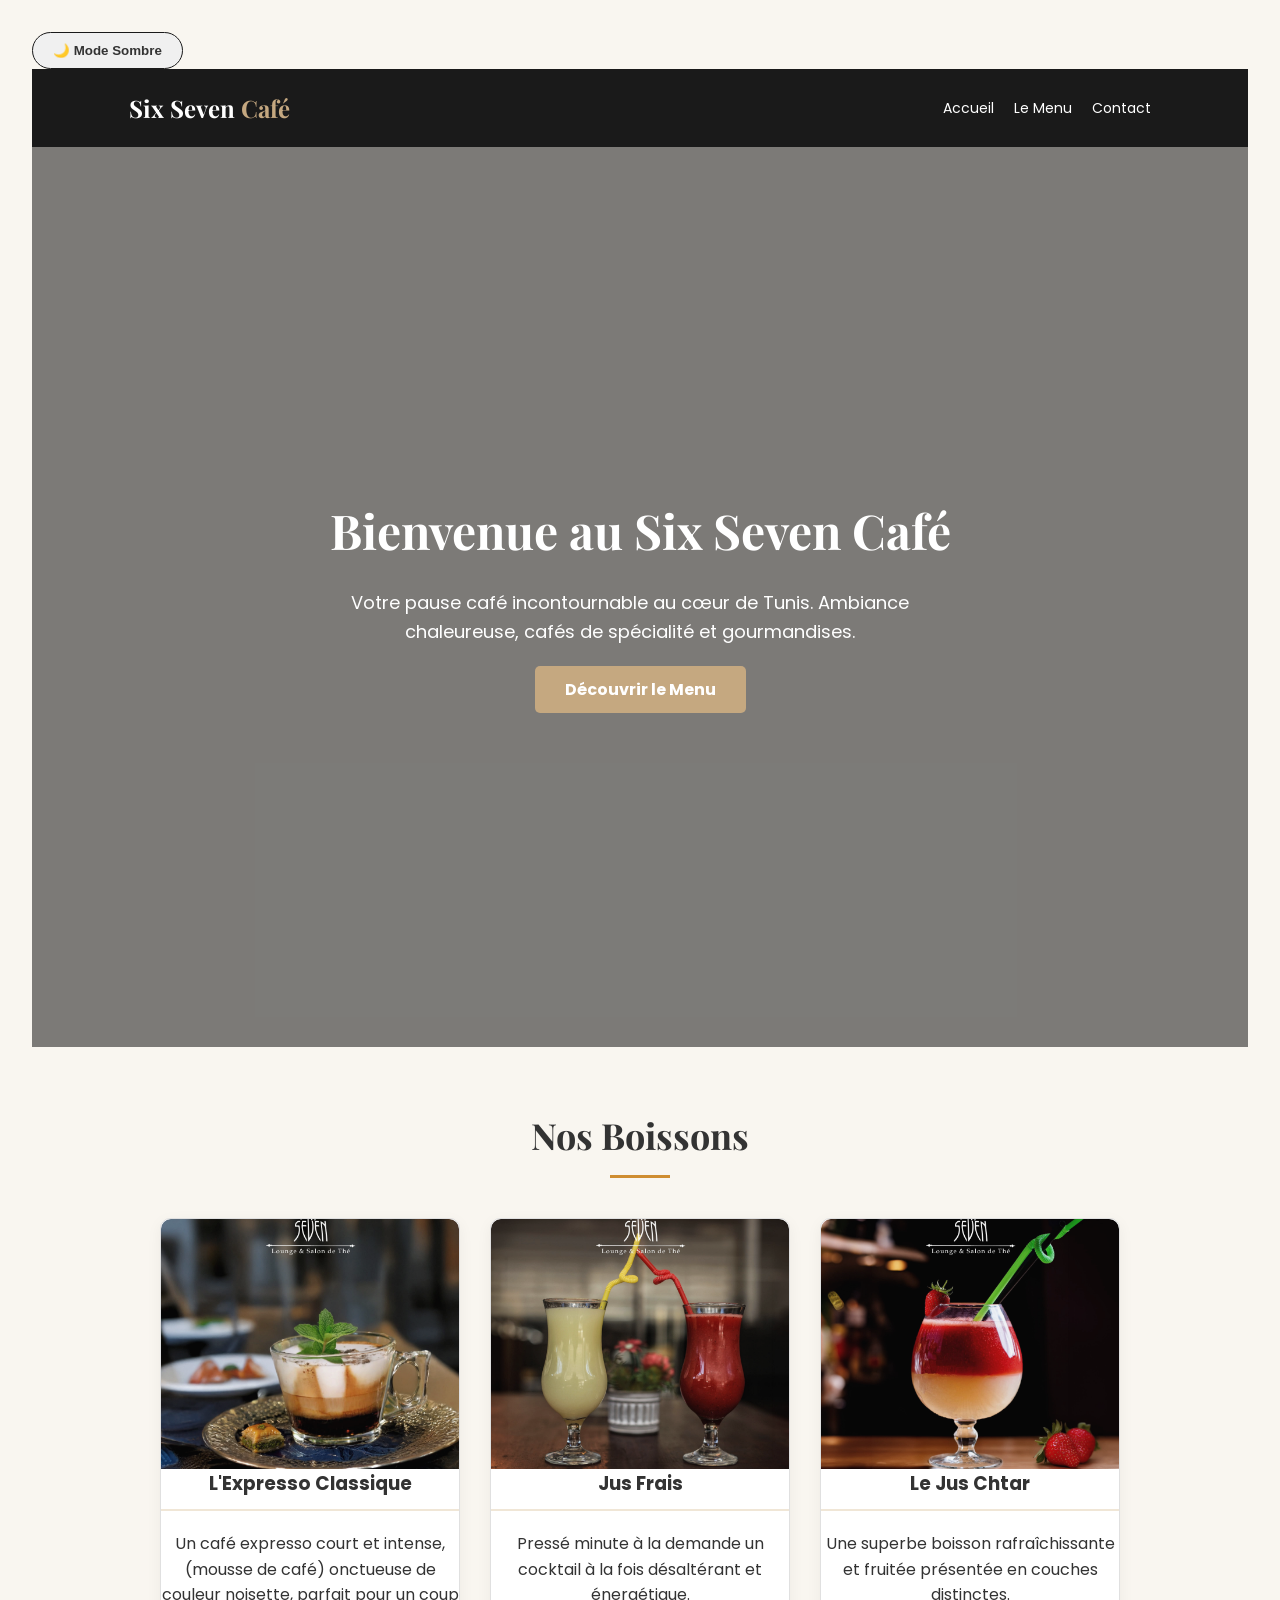
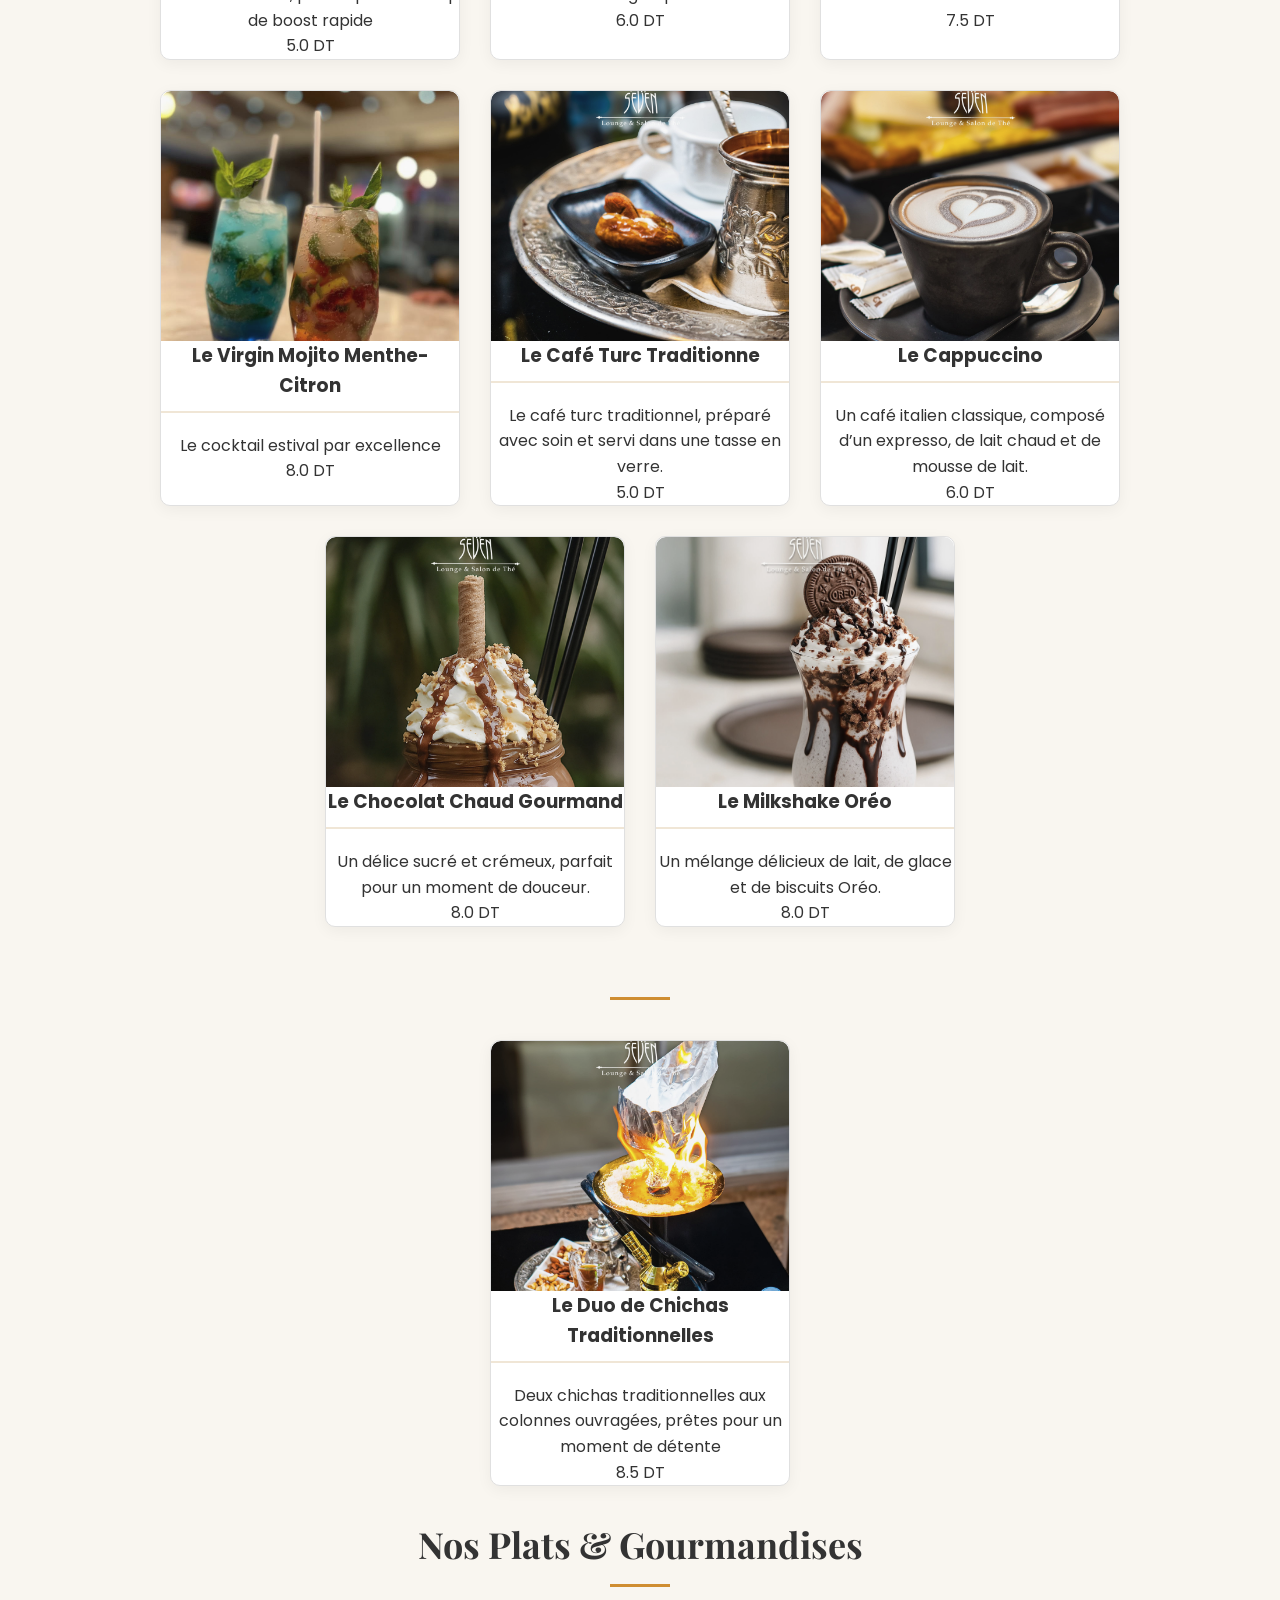
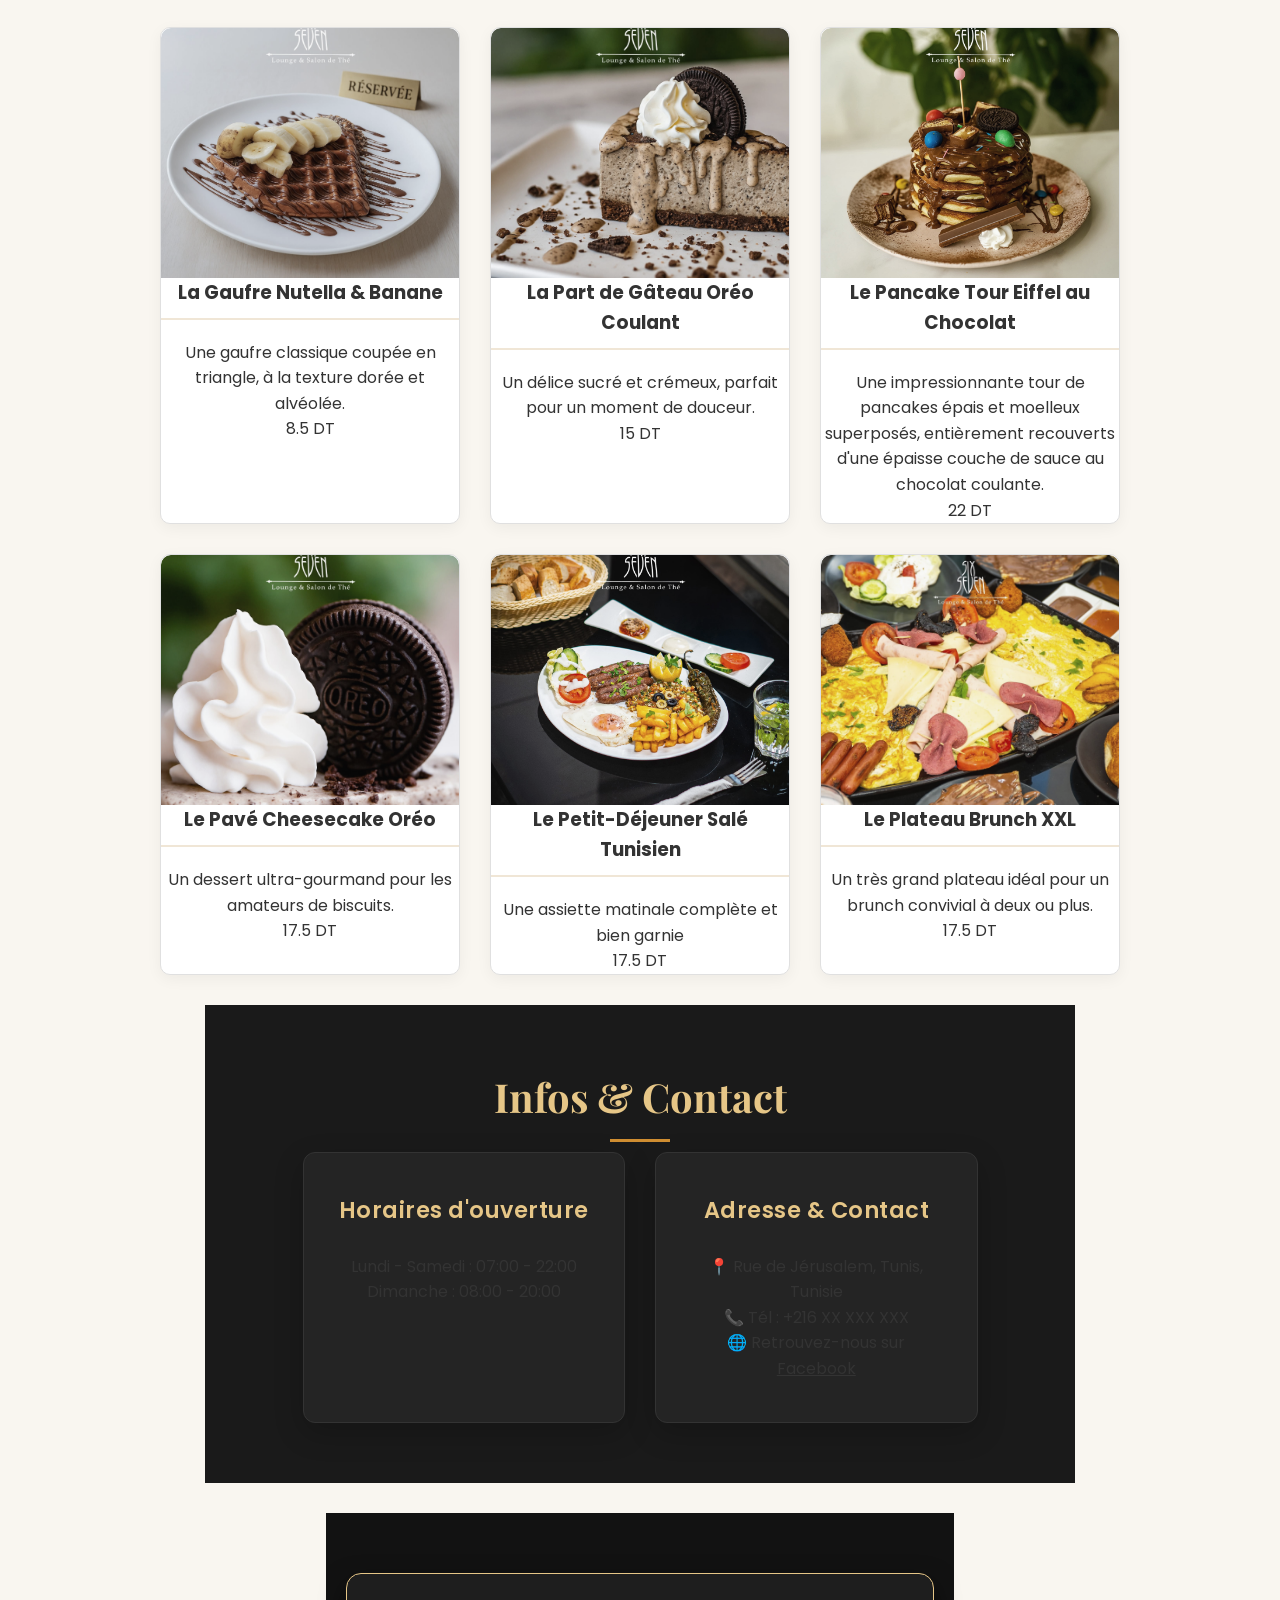
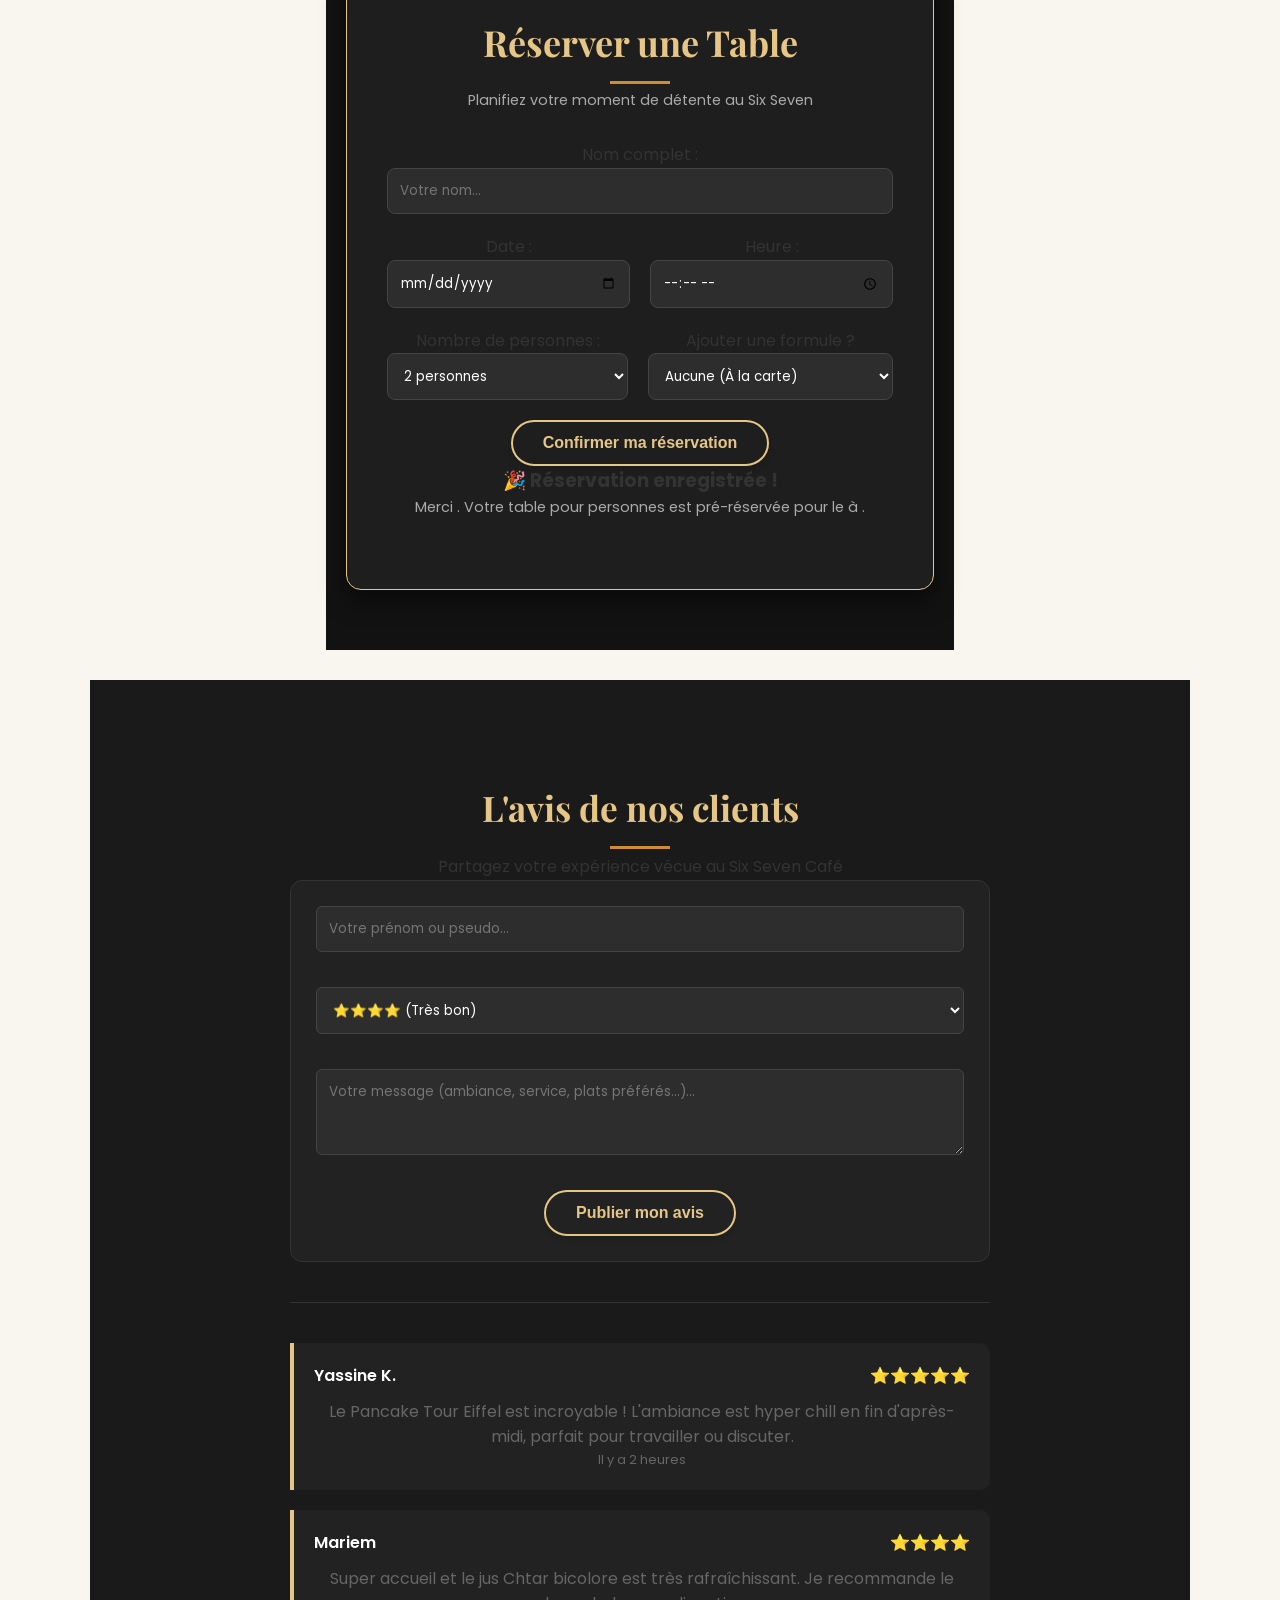
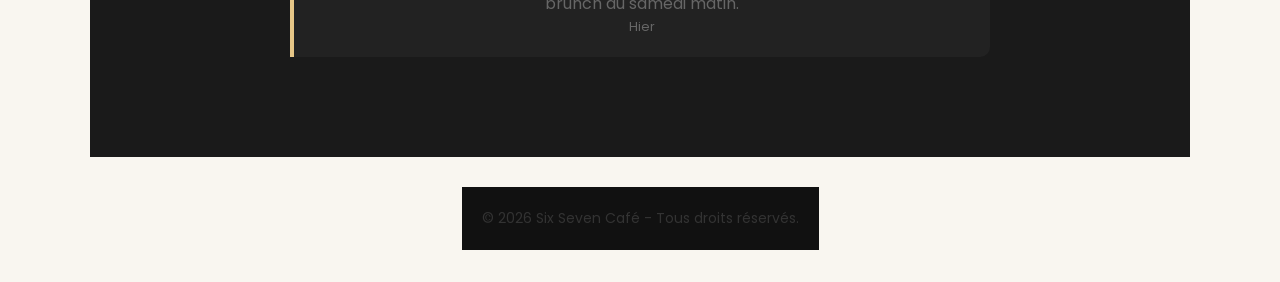
<file: coding back/index.html>
<!DOCTYPE html>
<html lang="fr">
<head>
    <meta charset="UTF-8">
    <meta name="viewport" content="width=device-width, initial-scale=1.0">
    <title>Six Seven Café | Tunis</title>
    <link rel="stylesheet" href="style.css">
    <link href="https://fonts.googleapis.com/css2?family=Playfair+Display:wght@700&family=Poppins:wght@300;400;600&display=swap" rel="stylesheet">

<button id="theme-toggle" class="btn-theme">
  <span class="icon-light">☀️ Mode Clair</span>
  <span class="icon-dark">🌙 Mode Sombre</span>
</button>
</head>

<body>

    <header>
        <div class="logo">Six Seven <span>Café</span></div>
        
        <nav>
            <ul>
                <li><a href="#accueil">Accueil</a></li>
                <li><a href="#menu">Le Menu</a></li>
                <li><a href="#contact">Contact</a></li>
            </ul>
        </nav>
    </header>
    <section id="accueil" class="hero">
    <div class="slider-bg">
        <div class="slide" style="background-image: url('./images/Le\ Plateau\ Brunch\ XXL.jpg');"></div>
        <div class="slide" style="background-image: url('./images/Le\ Pancake\ Tour\ Eiffel\ au\ Chocolat.jpg');"></div>
        <div class="slide" style="background-image: url('./images/Le\ Duo\ de\ Chichas\ Traditionnelles.jpg');"></div>
    </div>

    <div class="hero-content">
        <h1>Bienvenue au Six Seven Café</h1>
        <p>Votre pause café incontournable au cœur de Tunis. Ambiance chaleureuse, cafés de spécialité et gourmandises.</p>
        <a href="#menu" class="btn">Découvrir le Menu</a>
    </div>
</section>
    
    <section id="menu"class="categorie-menu">
    <h2>Nos Boissons</h2>
    <div  class="menu-container">
     
        <div class="menu-item">
            <img src="./images/L'Expresso Classique.jpg" alt="L'Expresso Classique" class="menu-img">
            <h3>L'Expresso Classique</h3>
            <p>Un café expresso court et intense, (mousse de café) onctueuse de couleur noisette, 
                parfait pour un coup de boost rapide</p>
            <span class="prix">5.0 DT</span>
        </div>

        <div class="menu-item">
            <img src="./images/Le Jus Frais.jpg" alt="Jus frais" class="menu-img">
            <h3>Jus Frais</h3>
            <p>Pressé minute à la demande un cocktail à la fois désaltérant et énergétique.</p>
            <span class="prix">6.0 DT</span>
        </div>
        <div class="menu-item">
            <img src="./images/Le Jus Chtar.jpg" alt="Le Jus Chtar" class="menu-img">
            <h3>Le Jus Chtar</h3>
            <p>Une superbe boisson rafraîchissante et fruitée présentée en couches distinctes.</p>
            <span class="prix">7.5 DT</span>
        </div>
        <div class="menu-item">
            <img src="images/Le Virgin Mojito Menthe-Citron.jpg" alt="Le Virgin Mojito Menthe-Citron" class="menu-img">
            <h3> Le Virgin Mojito Menthe-Citron</h3>
            <p>Le cocktail estival par excellence</p>
            <span class="prix">8.0 DT</span>
        </div>
        <div class="menu-item">
            <img src="images/Le Café Turc Traditionne.jpg" alt="Le Café Turc Traditionne" class="menu-img">
            <h3> Le Café Turc Traditionne</h3>
            <p>Le café turc traditionnel, préparé avec soin et servi dans une tasse en verre.</p>
            <span class="prix">5.0 DT</span>
        </div>
        <div class="menu-item">
            <img src="images/Le Cappuccino.jpg" alt="Le Cappuccino" class="menu-img">
            <h3> Le Cappuccino</h3>
            <p>Un café italien classique, composé d’un expresso, de lait chaud et de mousse de lait.</p>
            <span class="prix">6.0 DT</span>
        </div>
        <div class="menu-item">
            <img src="images/Le Chocolat Chaud Gourmand.jpg" alt="Le Chocolat Chaud Gourmand" class="menu-img">
            <h3> Le Chocolat Chaud Gourmand</h3>
            <p>Un délice sucré et crémeux, parfait pour un moment de douceur.</p>
            <span class="prix">8.0 DT</span>
        </div>
        <div class="menu-item">
            <img src="images/Le Milkshake Oréo.jpg" alt="Le Milkshake Oréo" class="menu-img">
            <h3> Le Milkshake Oréo</h3>
            <p>Un mélange délicieux de lait, de glace et de biscuits Oréo.</p>
            <span class="prix">8.0 DT</span>
        </div>

    </div>
</section>
<section class="categorie-menu">
    <h2> </h2>
    <div class="menu-container">
        <div class="menu-item">
            <img src="images/Le Duo de Chichas Traditionnelles.jpg" alt="Le Duo de Chichas Traditionnelles" class="menu-img">
            <h3>Le Duo de Chichas Traditionnelles </h3>
            <p>Deux chichas traditionnelles aux colonnes ouvragées, prêtes pour un moment de détente</p>
            <span class="prix">8.5 DT</span>
        </div>
        

<section class="categorie-menu">
    <h2>Nos Plats & Gourmandises</h2>
    <div class="menu-container">

        <div class="menu-item">
            <img src="images/La Gaufre Nutella & Banane.jpg" alt="La Gaufre Nutella & Banane" class="menu-img">
            <h3>La Gaufre Nutella & Banane</h3>
            <p>Une gaufre classique coupée en triangle, à la texture dorée et alvéolée.</p>
            <span class="prix">8.5 DT</span>
        </div>

        
        <div class="menu-item">
            <img src="images/La Part de Gâteau Oréo Coulant.jpg" alt="La Part de Gâteau Oréo Coulant" class="menu-img">
            <h3>La Part de Gâteau Oréo Coulant</h3>
            <p>Un délice sucré et crémeux, parfait pour un moment de douceur.</p>
            <span class="prix">15 DT</span>

        </div>
        
        <div class="menu-item">
            <img src="images/Le Pancake Tour Eiffel au Chocolat.jpg" alt="Le Pancake Tour Eiffel au Chocolat" class="menu-img">
            <h3>Le Pancake Tour Eiffel au Chocolat</h3>
            <p>Une impressionnante tour de pancakes épais et moelleux superposés, 
                entièrement recouverts d'une épaisse couche de sauce au chocolat coulante.</p>
            <span class="prix">22 DT</span>
        </div>
        <div class="menu-item">
            <img src="images/Le Pavé Cheesecake Oréo.jpg" alt="Le Pavé Cheesecake Oréo" class="menu-img">
            <h3>Le Pavé Cheesecake Oréo</h3>
            <p>Un dessert ultra-gourmand pour les amateurs de biscuits.</p>
            <span class="prix">17.5 DT</span>
        </div>
        <div class="menu-item">
            <img src="images/Le Petit-Déjeuner Salé Tunisien.jpg" alt="Le Petit-Déjeuner Salé Tunisien" class="menu-img">
            <h3>Le Petit-Déjeuner Salé Tunisien</h3>
            <p>Une assiette matinale complète et bien garnie</p>
            <span class="prix">17.5 DT</span>
        </div>
         <div class="menu-item">
            <img src="images/Le Plateau Brunch XXL.jpg" alt="Le Plateau Brunch XXL" class="menu-img">
            <h3>Le Plateau Brunch XXL</h3>
            <p>Un très grand plateau idéal pour un brunch convivial à deux ou plus.</p>
            <span class="prix">17.5 DT</span>
        </div>

    </div>
</section>
    <section id="contact" class="contact-section">
        <h2>Infos & Contact</h2>
        <div class="contact-container">
            <div class="info-box">
                <h3>Horaires d'ouverture</h3>
                <p>Lundi - Samedi : 07:00 - 22:00</p>
                <p>Dimanche : 08:00 - 20:00</p>
            </div>
            <div class="info-box">
                <h3>Adresse & Contact</h3>
                <p>📍 Rue de Jérusalem, Tunis, Tunisie</p>
                <p>📞 Tél : +216 XX XXX XXX</p>
                <p>🌐 Retrouvez-nous sur <a href="#" target="_blank">Facebook</a></p>
            </div>
        </div>
    </section>

    

    <script src="script.js"></script>
    <section id="reservation" class="reservation-section">
    <div class="reservation-container">
        <h2>Réserver une Table</h2>
        <p>Planifiez votre moment de détente au Six Seven</p>
        
        <form id="form-reservation">
            <div class="form-group">
                <label for="nom">Nom complet :</label>
                <input type="text" id="nom" required placeholder="Votre nom...">
            </div>
            
            <div class="form-row">
                <div class="form-group">
                    <label for="date">Date :</label>
                    <input type="date" id="date" required>
                </div>
                <div class="form-group">
                    <label for="heure">Heure :</label>
                    <input type="time" id="heure" required>
                </div>
            </div>

            <div class="form-row">
                <div class="form-group">
                    <label for="personnes">Nombre de personnes :</label>
                    <select id="personnes">
                        <option value="1">1 personne</option>
                        <option value="2" selected>2 personnes</option>
                        <option value="4">4 personnes</option>
                        <option value="6">Zone Lounge (6+ personnes)</option>
                    </select>
                </div>
                <div class="form-group">
                    <label for="formule">Ajouter une formule ?</label>
                    <select id="formule">
                        <option value="aucune">Aucune (À la carte)</option>
                        <option value="brunch">Formule Brunch XXL (+17.5 DT)</option>
                        <option value="chicha">Espace Chicha réservé</option>
                    </select>
                </div>
            </div>

            <button type="submit" class="btn-reserver">Confirmer ma réservation</button>
        </form>

        <div id="message-confirmation" class="hidden-message">
            <h3>🎉 Réservation enregistrée !</h3>
            <p>Merci <span id="client-name"></span>. Votre table pour <span id="client-count"></span> personnes est pré-réservée pour le <span id="client-date"></span> à <span id="client-time"></span>.</p>
        </div>
    </div>
</section>

<section id="avis-clients" class="comments-section">
    <div class="comments-container">
        <h2>L'avis de nos clients</h2>
        <p class="comments-subtitle">Partagez votre expérience vécue au Six Seven Café</p>

        <form id="form-commentaire" class="comment-form">
            <div class="form-group">
                <input type="text" id="comm-nom" required placeholder="Votre prénom ou pseudo...">
            </div>
            
            <div class="form-group">
                <select id="comm-note" required>
                    <option value="5">⭐⭐⭐⭐⭐ (Excellent)</option>
                    <option value="4" selected>⭐⭐⭐⭐ (Très bon)</option>
                    <option value="3">⭐⭐⭐ (Moyen)</option>
                    <option value="2">⭐⭐ (Décevant)</option>
                    <option value="1">⭐ (Médiocre)</option>
                </select>
            </div>

            <div class="form-group">
                <textarea id="comm-texte" rows="3" required placeholder="Votre message (ambiance, service, plats préférés...)..."></textarea>
            </div>

            <button type="submit" class="btn-comment">Publier mon avis</button>
        </form>

        <hr class="comment-separator">

        <div id="liste-commentaires" class="comments-feed">
            <div class="comment-card">
                <div class="comment-meta">
                    <span class="comment-author">Yassine K.</span>
                    <span class="comment-stars">⭐⭐⭐⭐⭐</span>
                </div>
                <p class="comment-text">Le Pancake Tour Eiffel est incroyable ! L'ambiance est hyper chill en fin d'après-midi, parfait pour travailler ou discuter.</p>
                <span class="comment-date">Il y a 2 heures</span>
            </div>

            <div class="comment-card">
                <div class="comment-meta">
                    <span class="comment-author">Mariem</span>
                    <span class="comment-stars">⭐⭐⭐⭐</span>
                </div>
                <p class="comment-text">Super accueil et le jus Chtar bicolore est très rafraîchissant. Je recommande le brunch du samedi matin.</p>
                <span class="comment-date">Hier</span>
            </div>
        </div>
    </div>
</section>


<footer class="mon-footer">
    <p>© 2026 Six Seven Café - Tous droits réservés.</p>
</footer>
</body>
 
</html>
</file>
<file: coding back/style.css>
/* ==========================================================================
   1. RÉINITIALISATION & CONFIGURATION DU THÈME (VARIABLES)
   ========================================================================== */
* {
    margin: 0;
    padding: 0;
    box-sizing: border-box;
}

:root {
    /* Mode Clair par défaut */
    --bg-color: #f9f6f0;         /* Blanc cassé chaleureux d'origine */
    --card-bg: #ffffff;          /* Fond des cadres (cartes) */
    --text-color: #333333;       /* Texte principal gris foncé */
    --text-secondary: #666666;   /* Sous-titres et textes secondaires */
    --border-color: #e0e0e0;     /* Bordures des cartes */
    --btn-bg: #f0f0f0;
    --btn-text: #1a1a1a;
}

body.dark-mode {
    /* Mode Sombre */
    --bg-color: #121212;         /* Fond de page sombre */
    --card-bg: #1e1e1e;          /* Les cadres deviennent gris foncé */
    --text-color: #f5f5f5;       /* Les textes principaux deviennent blancs */
    --text-secondary: #aaaaaa;   /* Les sous-titres passent au gris doux */
    --border-color: #333333;     /* Bordures discrètes */
    --btn-bg: #2a2a2a;
    --btn-text: #ffffff;
}

html {
    scroll-behavior: smooth;
}

body {
    font-family: 'Poppins', sans-serif;
    background-color: var(--bg-color);
    color: var(--text-color);
    line-height: 1.6;
    padding: 2rem;
    transition: background-color 0.3s ease, color 0.3s ease;
}

/* Adaptation automatique de tous les textes généraux */
h1, h2, h3, h4, p, span, label {
    color: var(--text-color);
    transition: color 0.3s ease;
}

/* Cas particulier : Les liens */
a {
    color: var(--text-color);
    text-decoration: underline;
    transition: color 0.3s ease;
}

/* ==========================================================================
   2. BOUTON DE CHANGEMENT DE THÈME (TOGGLE)
   ========================================================================== */
.btn-theme {
    background-color: var(--btn-bg);
    color: var(--btn-text);
    border: 1px solid currentColor;
    padding: 10px 20px;
    cursor: pointer;
    border-radius: 20px;
    font-weight: bold;
    transition: all 0.3s ease;
}

body:not(.dark-mode) .icon-light {
    display: none;
}

body.dark-mode .icon-dark {
    display: none;
}

/* ==========================================================================
   3. STRUCTURES RÉPUBLIÉES & AJUSTÉES (MENU, CADRES, SOUS-TITRES)
   ========================================================================== */

/* Section Menu */
#menu, #contact {
    padding: 60px 8%;
    text-align: center;
}

h2 {
    font-family: 'Playfair Display', serif;
    font-size: 36px;
    margin-bottom: 40px;
    position: relative;
}

h2::after {
    content: '';
    display: block;
    width: 60px;
    height: 3px;
    background-color: #cf8d31;
    margin: 10px auto 0;
}

.menu-container {
    display: flex;
    flex-wrap: wrap;
    justify-content: center;
    text-align:center;
    gap: 30px;
}

/* LA CARTE / LE CADRE D'IMAGE ET PLAT */
.menu-item {
    background-color: var(--card-bg) !important; /* Adaptable au thème */
    border: 1px solid var(--border-color);
    border-radius: 10px;
    box-shadow: 0 4px 15px rgba(0,0,0,0.05);
    width: 300px;
    overflow: hidden;
    display: flex;
    flex-direction: column;
    transition: transform 0.3s ease, box-shadow 0.3s ease, background-color 0.3s ease, border-color 0.3s ease;
}

.menu-item:hover {
    transform: translateY(-8px);
    box-shadow: 0 12px 20px rgba(0, 0, 0, 0.15);
}

.menu-item h3 {
    margin-bottom: 20px;
    border-bottom: 2px solid #f0e6d6;
    padding-bottom: 10px;
}

.menu-item ul {
    list-style: none;
}

.menu-item ul li {
    display: flex;
    justify-content: space-between;
    margin-bottom: 15px;
    font-weight: 500;
}

.menu-item ul li span {
    color: #c5a880;
    font-weight: bold;
}

/* Gestion des sous-titres, figcaption et textes secondaires */
.sous-titre, figcaption, .text-muted, .contact-subtitle, .comment-text {
    color: var(--text-secondary) !important;
    transition: color 0.3s ease;
}

.menu-img {
    width: 100%;
    height: 250px;
    object-fit: cover;
    object-position: center;
    border-radius: 10px 10px 0 0;
    display: block;
    filter: grayscale(20%) contrast(95%);
    transition: filter 0.3s ease, opacity 0.3s ease;
}

.menu-item:hover .menu-img {
    filter: grayscale(0%) contrast(105%) brightness(1.05);
}

body.dark-mode .menu-img {
    opacity: 0.85; /* Adoucit l'éclat des images en mode sombre */
}

/* ==========================================================================
   4. VOS SECTIONS CONSERVÉES À L'IDENTIQUE (BARRE DE NAV, HERO, CONTACT, ETC.)
   ========================================================================== */

/* Barre de Navigation */
header {
    background-color: #1a1a1a;
    color: #fff;
    display: flex;
    justify-content: space-between;
    align-items: center;
    padding: 20px 8%;
    position: sticky;
    top: 0;
    z-index: 1000;
}

.logo {
    font-family: 'Playfair Display', serif;
    font-size: 24px;
    font-weight: bold;
}

.logo span {
    color: #c5a880;
}

nav ul {
    display: flex;
    list-style: none;
}

nav ul li {
    margin-left: 20px;
}

nav ul li a {
    color: #fff;
    text-decoration: none;
    font-size: 14px;
    transition: color 0.3s;
}

nav ul li a:hover {
    color: #c5a880;
}

/* Section Accueil / Hero Slider */
.hero {
    position: relative;
    height: 100vh;
    display: flex;
    align-items: center;
    justify-content: center;
    overflow: hidden;
}

.hero-content {
    position: relative;
    z-index: 3; 
    text-align: center;
    color: #ffffff !important; /* Force la couleur blanche dans tous les modes */
}

.hero-content h1 {
    font-family: 'Playfair Display', serif;
    font-size: 48px;
    margin-bottom: 20px;
    color: #ffffff !important; /* Reste blanc */
}

.hero-content p {
    font-size: 18px;
    margin-bottom: 30px;
    max-width: 600px;
    color: #ffffff !important; /* Reste blanc */
}

.btn {
    background-color: #c5a880;
    color: #fff;
    padding: 12px 30px;
    text-decoration: none;
    border-radius: 5px;
    font-weight: bold;
    transition: background 0.3s;
}

.btn:hover {
    background-color: #a4855c;
}

.slider-bg {
    position: absolute;
    top: 0;
    left: 0;
    width: 100%;
    height: 100%;
    z-index: 1;
}

.slider-bg::after {
    content: '';
    position: absolute;
    top: 0;
    left: 0;
    width: 100%;
    height: 100%;
    background: rgba(0, 0, 0, 0.5);
    z-index: 2;
}

.slide {
    position: absolute;
    top: 0;
    left: 0;
    width: 100%;
    height: 100%;
    background-size: cover;
    background-position: center;
    opacity: 0;
    animation: fadeSlider 15s linear infinite;
}

.slide:nth-child(1) { animation-delay: 0s; }
.slide:nth-child(2) { animation-delay: 5s; }
.slide:nth-child(3) { animation-delay: 10s; }

@keyframes fadeSlider {
    0% { opacity: 0; transform: scale(1); }
    4% { opacity: 1; }
    33.33% { opacity: 1; }
    37.33% { opacity: 0; }
    100% { opacity: 0; transform: scale(1.55); }
}

/* Section Contact */
.contact-section {
    padding: 80px 20px;
    background-color: #1a1a1a;
    font-family: 'Poppins', sans-serif;
}

.contact-header {
    text-align: center;
    margin-bottom: 50px;
}

.contact-section h2 {
    font-family: 'Playfair Display', serif;
    font-size: 2.5rem;
    color: #e6c687;
    margin-bottom: 10px;
}

.contact-container {
    display: flex;
    max-width: 1000px;
    margin: 0 auto;
    gap: 30px;
    justify-content: center;
    flex-wrap: wrap;
}

.info-box {
    background: #242424;
    border: 1px solid #333;
    border-radius: 12px;
    padding: 40px 30px;
    flex: 1;
    min-width: 280px;
    max-width: 450px;
    text-align: center;
    box-shadow: 0 10px 30px rgba(0, 0, 0, 0.2);
    transition: transform 0.3s ease, border-color 0.3s ease;
}

.info-box:hover {
    transform: translateY(-5px);
    border-color: #e6c687;
}

.info-icon {
    font-size: 2rem;
    margin-bottom: 15px;
    display: inline-block;
}

.info-box h3 {
    font-size: 1.4rem;
    color: #e6c687;
    margin-bottom: 25px;
    font-weight: 600;
    letter-spacing: 0.5px;
}

.hours-list p, .contact-details p {
    margin: 12px 0;
    color: #cccccc;
    font-size: 1rem;
}

.hours-list p span {
    color: #ffffff;
    font-weight: 600;
    display: inline-block;
    width: 130px;
    text-align: left;
}

.contact-link {
    display: block;
    color: #ffffff;
    text-decoration: none;
    margin: 15px 0;
    font-weight: 600;
    font-size: 1.1rem;
    transition: color 0.2s ease;
}

.contact-link:hover { color: #e6c687; }

.btn-social {
    display: inline-block;
    margin-top: 20px;
    padding: 10px 24px;
    background-color: transparent;
    border: 2px solid #3b5998;
    color: #ffffff;
    text-decoration: none;
    border-radius: 25px;
    font-weight: 600;
    font-size: 0.9rem;
    transition: background-color 0.3s ease, border-color 0.3s ease;
}

.btn-social:hover {
    background-color: #3b5998;
    border-color: #3b5998;
}

/* Section Réservation */
.reservation-section {
    padding: 60px 20px;
    background-color: #121212;
    display: flex;
    justify-content: center;
}

.reservation-container {
    background: #1e1e1e;
    border: 1px solid #e6c687;
    padding: 40px;
    border-radius: 15px;
    max-width: 600px;
    width: 100%;
    box-shadow: 0 10px 25px rgba(0,0,0,0.5);
}

.reservation-container h2 {
    font-family: 'Playfair Display', serif;
    color: #e6c687;
    text-align: center;
    margin-bottom: 5px;
}

.reservation-container p {
    color: #aaa;
    text-align: center;
    margin-bottom: 30px;
    font-size: 0.9rem;
}

.form-group {
    margin-bottom: 20px;
    display: flex;
    flex-direction: column;
}

.form-row {
    display: flex;
    gap: 20px;
}

.form-row .form-group { flex: 1; }

input, select {
    background: #2d2d2d;
    border: 1px solid #444;
    padding: 12px;
    color: #fff;
    border-radius: 8px;
    font-family: 'Poppins', sans-serif;
    transition: border-color 0.3s;
}

input:focus, select:focus {
    border-color: #e6c687;
    outline: none;
}

/* Section Commentaires & Avis */
.comments-section {
    padding: 100px 200px;
    background-color: #1a1a1a;
    display: flex;
    justify-content: center;
}

.comments-container {
    max-width: 700px;
    width: 100%;
}

.comments-section h2 {
    font-family: 'Playfair Display', serif;
    color: #e6c687;
    text-align: center;
    font-size: 2.2rem;
    margin-bottom: 5px;
}

.comment-form {
    background: #222;
    padding: 25px;
    border-radius: 12px;
    border: 1px solid #333;
    margin-bottom: 40px;
}

.comment-form input, 
.comment-form select, 
.comment-form textarea {
    width: 100%;
    background: #2d2d2d;
    border: 1px solid #444;
    padding: 12px;
    color: #fff;
    border-radius: 6px;
    font-family: 'Poppins', sans-serif;
    margin-bottom: 15px;
    box-sizing: border-box;
}

.comment-form textarea { resize: vertical; }

.comment-form input:focus, 
.comment-form select:focus, 
.comment-form textarea:focus {
    border-color: #e6c687;
    outline: none;
}

.comment-separator {
    border: 0;
    height: 1px;
    background: #333;
    margin: 40px 0;
}

.comments-feed {
    display: flex;
    flex-direction: column;
    gap: 20px;
}

.comment-card {
    background: #222;
    border-left: 4px solid #e6c687;
    padding: 20px;
    border-radius: 0 10px 10px 0;
    animation: slideInComment 0.4s ease-out;
}

.comment-meta {
    display: flex;
    justify-content: space-between;
    margin-bottom: 10px;
}

.comment-author {
    font-weight: 600;
    color: #fff;
}

.comment-date {
    font-size: 0.8rem;
    color: #666;
    display: block;
}

@keyframes slideInComment {
    from { opacity: 0; transform: translateY(-15px); }
    to { opacity: 1; transform: translateY(0); }
}

/* Boutons Professionnels (Avis & Réservation) */
.btn-comment, .btn-reserver {
    background: transparent;
    color: #e6c687;
    border: 2px solid #e6c687;
    padding: 12px 30px;
    font-weight: 600;
    font-size: 1rem;
    border-radius: 25px;
    cursor: pointer;
    display: inline-flex;
    align-items: center;
    justify-content: center;
    gap: 10px;
    position: relative;
    overflow: hidden;
    transition: all 0.3s cubic-bezier(0.25, 0.8, 0.25, 1);
    box-shadow: 0 4px 6px rgba(0, 0, 0, 0.1);
}

.btn-comment:hover, .btn-reserver:hover {
    background: #e6c687;
    color: #1a1a1a;
    transform: translateY(-2px);
    box-shadow: 0 7px 14px rgba(230, 198, 135, 0.2);
}

.btn-comment:active, .btn-reserver:active {
    transform: translateY(1px);
    box-shadow: 0 2px 4px rgba(0, 0, 0, 0.2);
}

/* Pied de page */
footer {
    background-color: #111;
    color: #777;
    text-align: center;
    padding: 20px;
    font-size: 14px;
}

/* Adaptabilité Mobile (Responsive) */
@media (max-width: 768px) {
    header {
        flex-direction: column;
        gap: 15px;
    }
    .categorie-menu { padding: 40px 8%; }
    .prix {
        display: block;
        color: #dfd6c9;
        font-weight: bold;
        font-size: 18px;
        margin-top: 10px;
    }
    .hero-content h1 { font-size: 32px; }
    .menu-container, .contact-container {
        flex-direction: column;
        align-items: center;
    }
    .info-box { width: 100%; }
    .hours-list p span {
        display: block;
        width: 100%;
        margin-bottom: 3px;
    }
}

```
</file>
